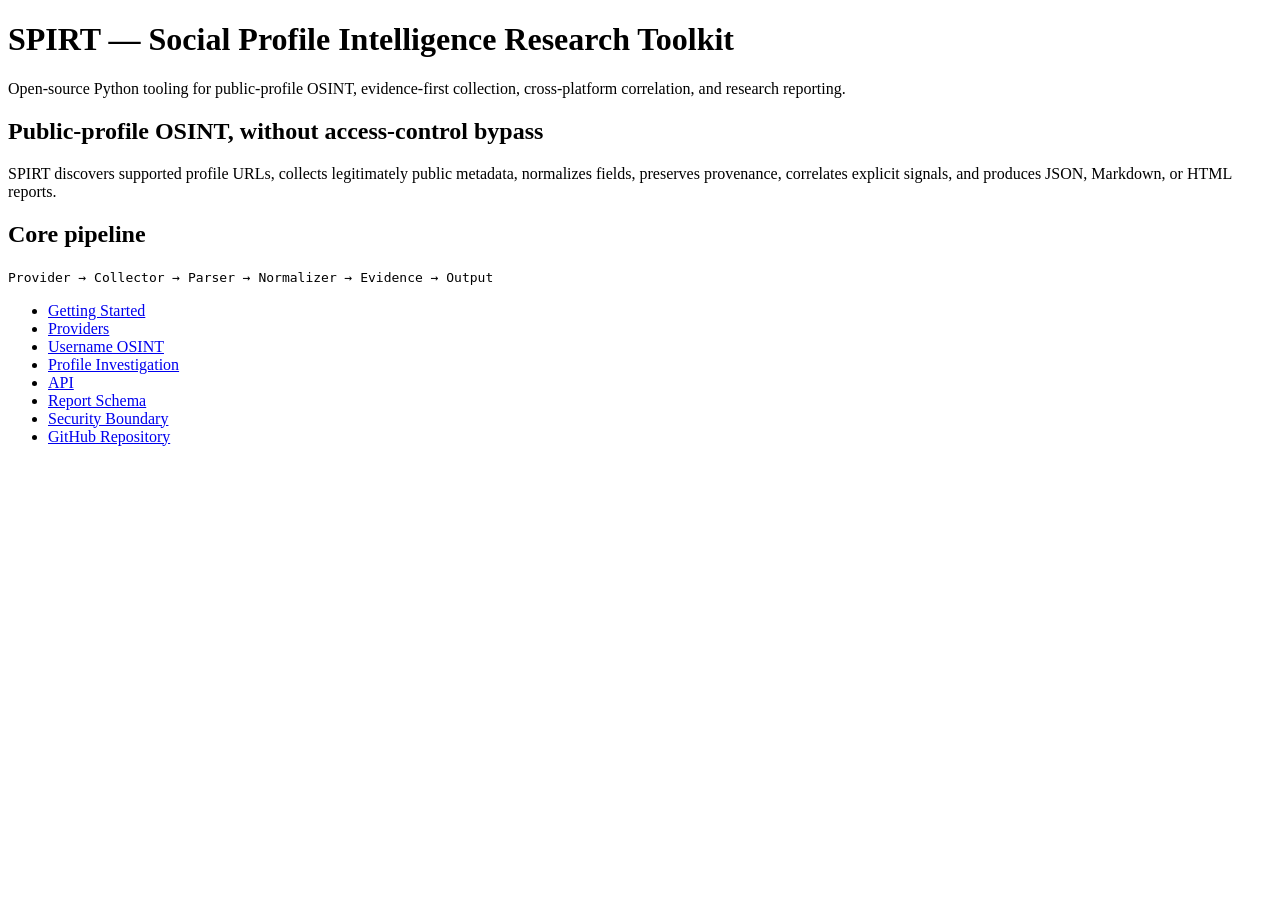
<file: site/index.html>
<!doctype html>
<html lang="en">
<head>
  <meta charset="utf-8">
  <meta name="viewport" content="width=device-width, initial-scale=1">
  <title>SPIRT — Social Profile Intelligence Research Toolkit</title>
  <meta name="description" content="SPIRT is an open-source Python OSINT toolkit for researching genuinely public social-profile information with evidence, correlation, and reporting.">
  <meta name="keywords" content="open source OSINT toolkit, social profile OSINT, public profile OSINT, social media intelligence toolkit, Python OSINT toolkit">
  <link rel="canonical" href="https://farukislamyt.github.io/spirt/">
  <meta property="og:type" content="website">
  <meta property="og:title" content="SPIRT — Social Profile Intelligence Research Toolkit">
  <meta property="og:description" content="Open-source OSINT tooling for public-profile discovery, collection, normalization, evidence, correlation, and reporting.">
  <meta property="og:url" content="https://farukislamyt.github.io/spirt/">
  <meta name="twitter:card" content="summary">
  <meta name="twitter:title" content="SPIRT — Social Profile Intelligence Research Toolkit">
  <meta name="twitter:description" content="Research genuinely public social-profile information with an evidence-first Python toolkit.">
  <script type="application/ld+json">
  {
    "@context": "https://schema.org",
    "@type": "SoftwareApplication",
    "name": "SPIRT — Social Profile Intelligence Research Toolkit",
    "description": "Open-source Python OSINT toolkit for researching genuinely public social-profile information.",
    "applicationCategory": "DeveloperApplication",
    "operatingSystem": "Cross-platform",
    "programmingLanguage": "Python",
    "license": "https://opensource.org/licenses/MIT",
    "codeRepository": "https://github.com/farukislamyt/spirt"
  }
  </script>
</head>
<body>
  <main>
    <h1>SPIRT — Social Profile Intelligence Research Toolkit</h1>
    <p>Open-source Python tooling for public-profile OSINT, evidence-first collection, cross-platform correlation, and research reporting.</p>
    <h2>Public-profile OSINT, without access-control bypass</h2>
    <p>SPIRT discovers supported profile URLs, collects legitimately public metadata, normalizes fields, preserves provenance, correlates explicit signals, and produces JSON, Markdown, or HTML reports.</p>
    <h2>Core pipeline</h2>
    <p><code>Provider → Collector → Parser → Normalizer → Evidence → Output</code></p>
    <nav aria-label="Documentation">
      <ul>
        <li><a href="../docs/getting-started.md">Getting Started</a></li>
        <li><a href="../docs/providers/index.md">Providers</a></li>
        <li><a href="../docs/guides/username-osint.md">Username OSINT</a></li>
        <li><a href="../docs/guides/profile-investigation.md">Profile Investigation</a></li>
        <li><a href="../docs/api.md">API</a></li>
        <li><a href="../docs/report-schema.md">Report Schema</a></li>
        <li><a href="../docs/security/public-data-boundary.md">Security Boundary</a></li>
        <li><a href="https://github.com/farukislamyt/spirt">GitHub Repository</a></li>
      </ul>
    </nav>
  </main>
</body>
</html>
</file>
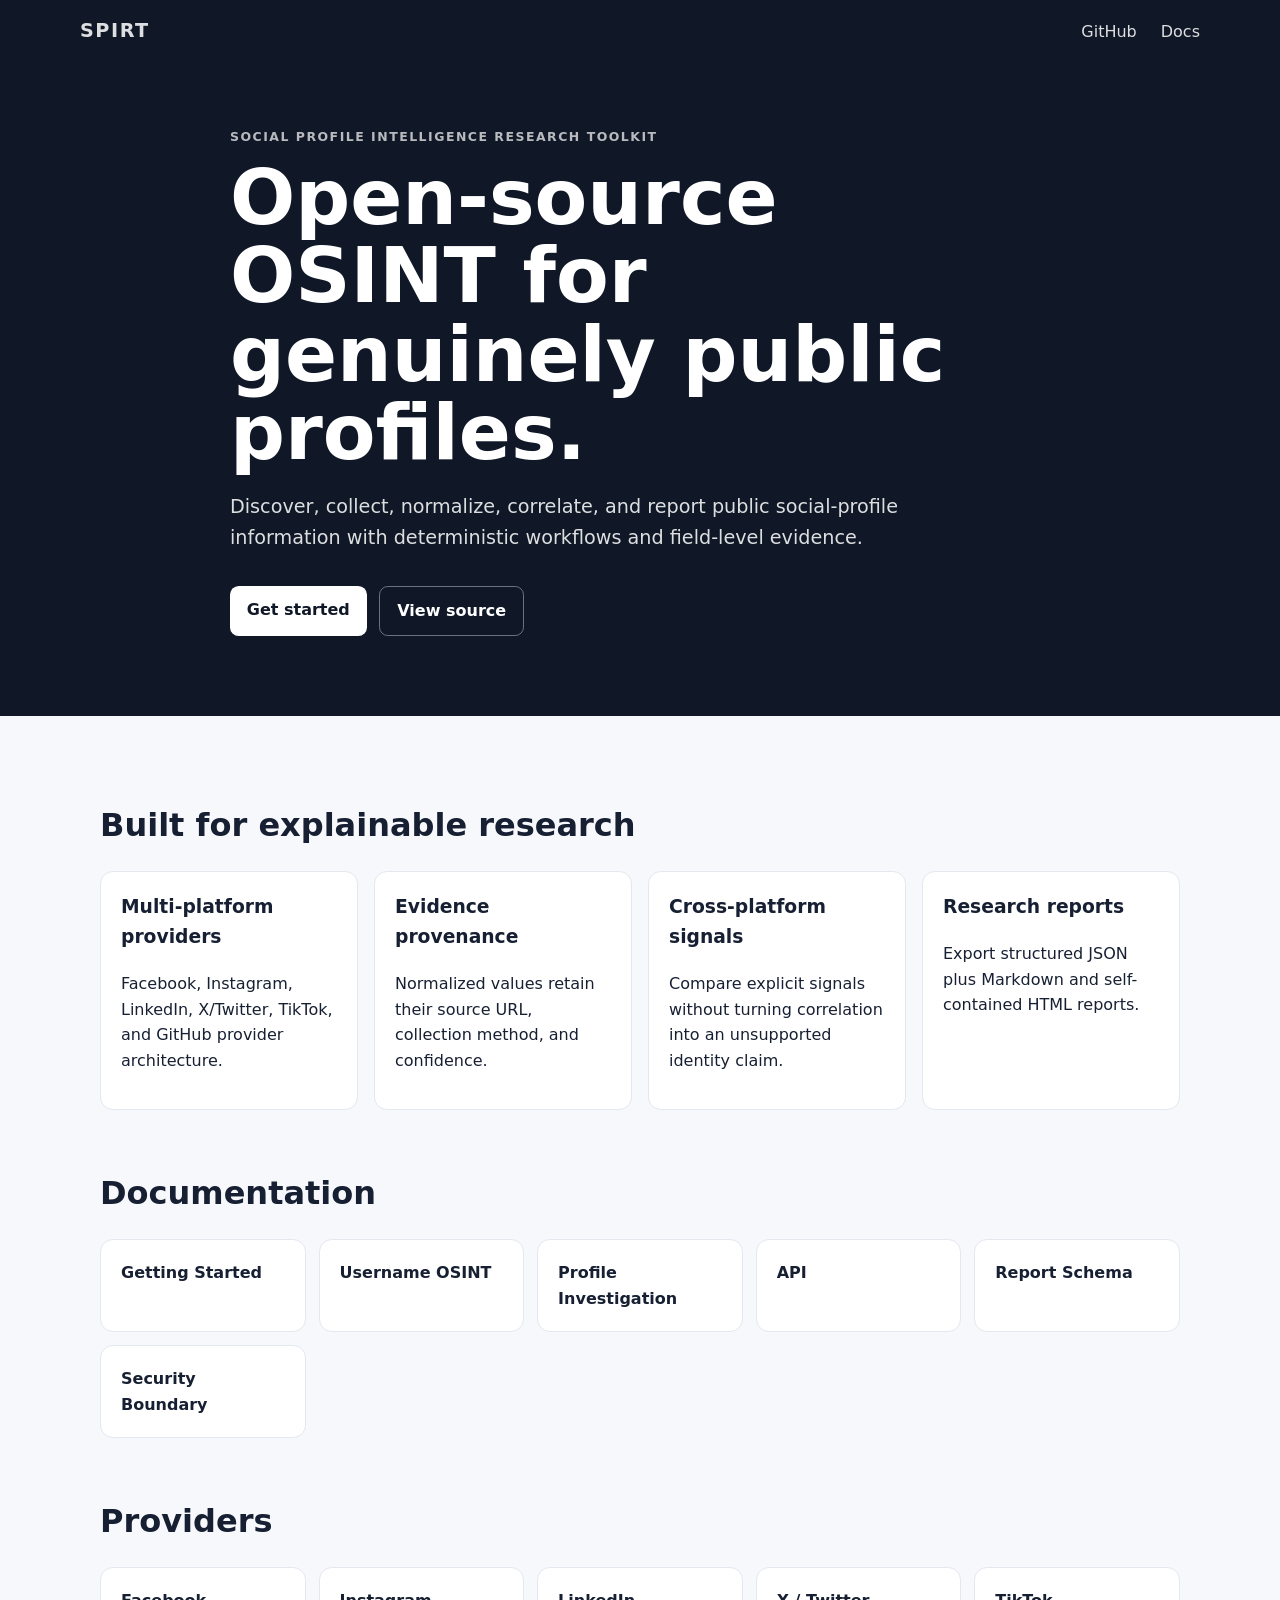
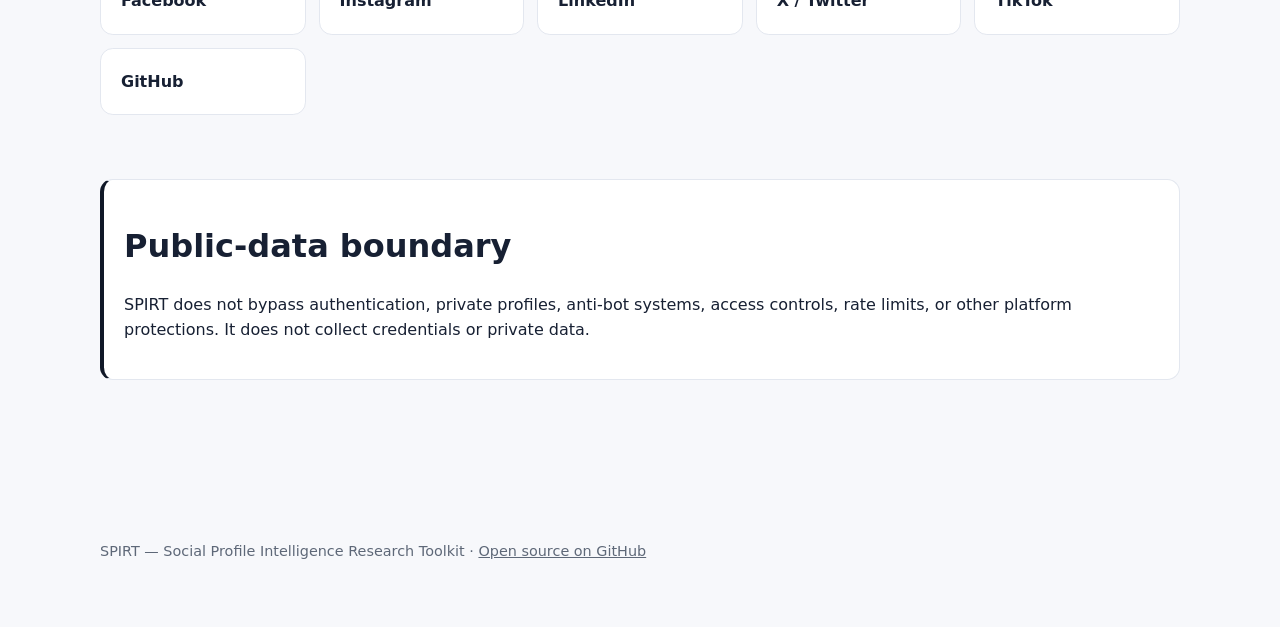
<file: docs/site/index.html>
<!doctype html>
<html lang="en">
<head>
  <meta charset="utf-8">
  <meta name="viewport" content="width=device-width, initial-scale=1">
  <title>SPIRT — Open Source Social Profile OSINT Toolkit</title>
  <meta name="description" content="SPIRT is an open-source Python OSINT toolkit for public social-profile research, evidence provenance, cross-platform correlation, and structured reporting.">
  <meta name="keywords" content="open source OSINT toolkit, social profile OSINT tool, public profile OSINT, social media intelligence toolkit, Python OSINT toolkit, cross platform username OSINT">
  <link rel="canonical" href="https://farukislamyt.github.io/spirt/">
  <meta property="og:type" content="website">
  <meta property="og:title" content="SPIRT — Social Profile Intelligence Research Toolkit">
  <meta property="og:description" content="Open-source Python toolkit for explainable public-profile OSINT research.">
  <meta property="og:url" content="https://farukislamyt.github.io/spirt/">
  <meta property="og:site_name" content="SPIRT">
  <meta name="twitter:card" content="summary">
  <meta name="twitter:title" content="SPIRT — Social Profile Intelligence Research Toolkit">
  <meta name="twitter:description" content="Research genuinely public social-profile information with structured evidence and reports.">
  <link rel="stylesheet" href="styles.css">
  <script type="application/ld+json">
  {
    "@context":"https://schema.org",
    "@type":"SoftwareSourceCode",
    "name":"SPIRT — Social Profile Intelligence Research Toolkit",
    "description":"Open-source Python OSINT toolkit for researching genuinely public social-profile information.",
    "programmingLanguage":"Python",
    "runtimePlatform":"Python 3.11+",
    "license":"https://opensource.org/licenses/MIT",
    "codeRepository":"https://github.com/farukislamyt/spirt",
    "url":"https://farukislamyt.github.io/spirt/"
  }
  </script>
</head>
<body>
<header class="hero">
  <nav><a class="brand" href="./">SPIRT</a><a href="https://github.com/farukislamyt/spirt">GitHub</a><a href="../">Docs</a></nav>
  <div class="hero-copy">
    <p class="eyebrow">SOCIAL PROFILE INTELLIGENCE RESEARCH TOOLKIT</p>
    <h1>Open-source OSINT for genuinely public profiles.</h1>
    <p class="lead">Discover, collect, normalize, correlate, and report public social-profile information with deterministic workflows and field-level evidence.</p>
    <div class="actions"><a class="button" href="../getting-started.md">Get started</a><a class="button secondary" href="https://github.com/farukislamyt/spirt">View source</a></div>
  </div>
</header>
<main>
<section><h2>Built for explainable research</h2><div class="grid">
<article><h3>Multi-platform providers</h3><p>Facebook, Instagram, LinkedIn, X/Twitter, TikTok, and GitHub provider architecture.</p></article>
<article><h3>Evidence provenance</h3><p>Normalized values retain their source URL, collection method, and confidence.</p></article>
<article><h3>Cross-platform signals</h3><p>Compare explicit signals without turning correlation into an unsupported identity claim.</p></article>
<article><h3>Research reports</h3><p>Export structured JSON plus Markdown and self-contained HTML reports.</p></article>
</div></section>
<section><h2>Documentation</h2><div class="links"><a href="../getting-started.md">Getting Started</a><a href="../guides/username-osint.md">Username OSINT</a><a href="../guides/profile-investigation.md">Profile Investigation</a><a href="../api.md">API</a><a href="../report-schema.md">Report Schema</a><a href="../security/public-data-boundary.md">Security Boundary</a></div></section>
<section><h2>Providers</h2><div class="links"><a href="facebook.html">Facebook</a><a href="instagram.html">Instagram</a><a href="linkedin.html">LinkedIn</a><a href="x.html">X / Twitter</a><a href="tiktok.html">TikTok</a><a href="github.html">GitHub</a></div></section>
<section class="notice"><h2>Public-data boundary</h2><p>SPIRT does not bypass authentication, private profiles, anti-bot systems, access controls, rate limits, or other platform protections. It does not collect credentials or private data.</p></section>
</main>
<footer>SPIRT — Social Profile Intelligence Research Toolkit · <a href="https://github.com/farukislamyt/spirt">Open source on GitHub</a></footer>
</body></html>
</file>
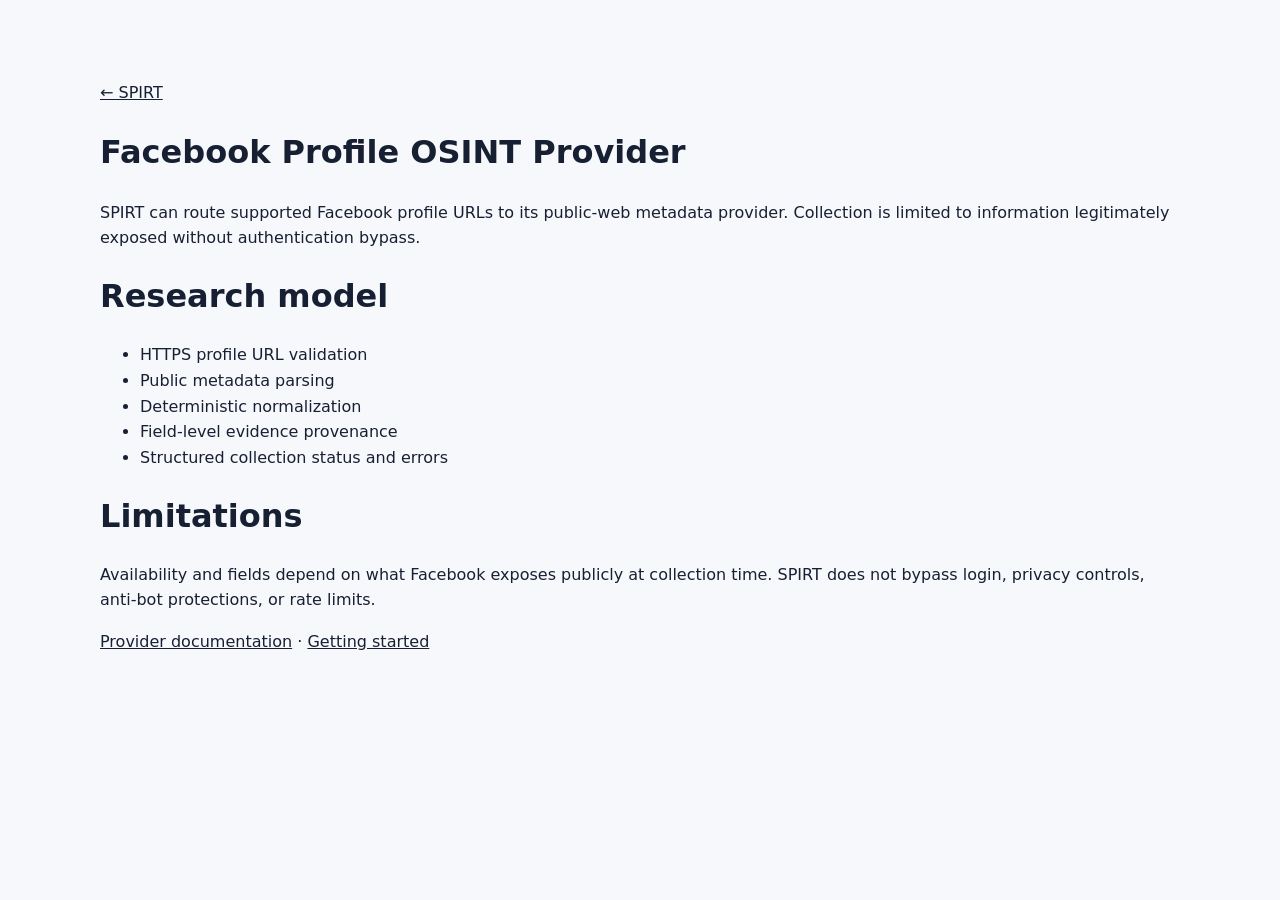
<file: docs/site/facebook.html>
<!doctype html><html lang="en"><head><meta charset="utf-8"><meta name="viewport" content="width=device-width,initial-scale=1"><title>Facebook Profile OSINT Provider | SPIRT</title><meta name="description" content="SPIRT Facebook provider documentation for collecting genuinely public profile metadata with evidence provenance."><link rel="canonical" href="https://farukislamyt.github.io/spirt/facebook.html"><meta property="og:title" content="Facebook Profile OSINT Provider | SPIRT"><meta property="og:description" content="Public-profile Facebook collection in the SPIRT OSINT toolkit."><link rel="stylesheet" href="styles.css"></head><body><main><p><a href="./">← SPIRT</a></p><h1>Facebook Profile OSINT Provider</h1><p>SPIRT can route supported Facebook profile URLs to its public-web metadata provider. Collection is limited to information legitimately exposed without authentication bypass.</p><h2>Research model</h2><ul><li>HTTPS profile URL validation</li><li>Public metadata parsing</li><li>Deterministic normalization</li><li>Field-level evidence provenance</li><li>Structured collection status and errors</li></ul><h2>Limitations</h2><p>Availability and fields depend on what Facebook exposes publicly at collection time. SPIRT does not bypass login, privacy controls, anti-bot protections, or rate limits.</p><p><a href="../providers/facebook.md">Provider documentation</a> · <a href="../getting-started.md">Getting started</a></p></main></body></html>
</file>
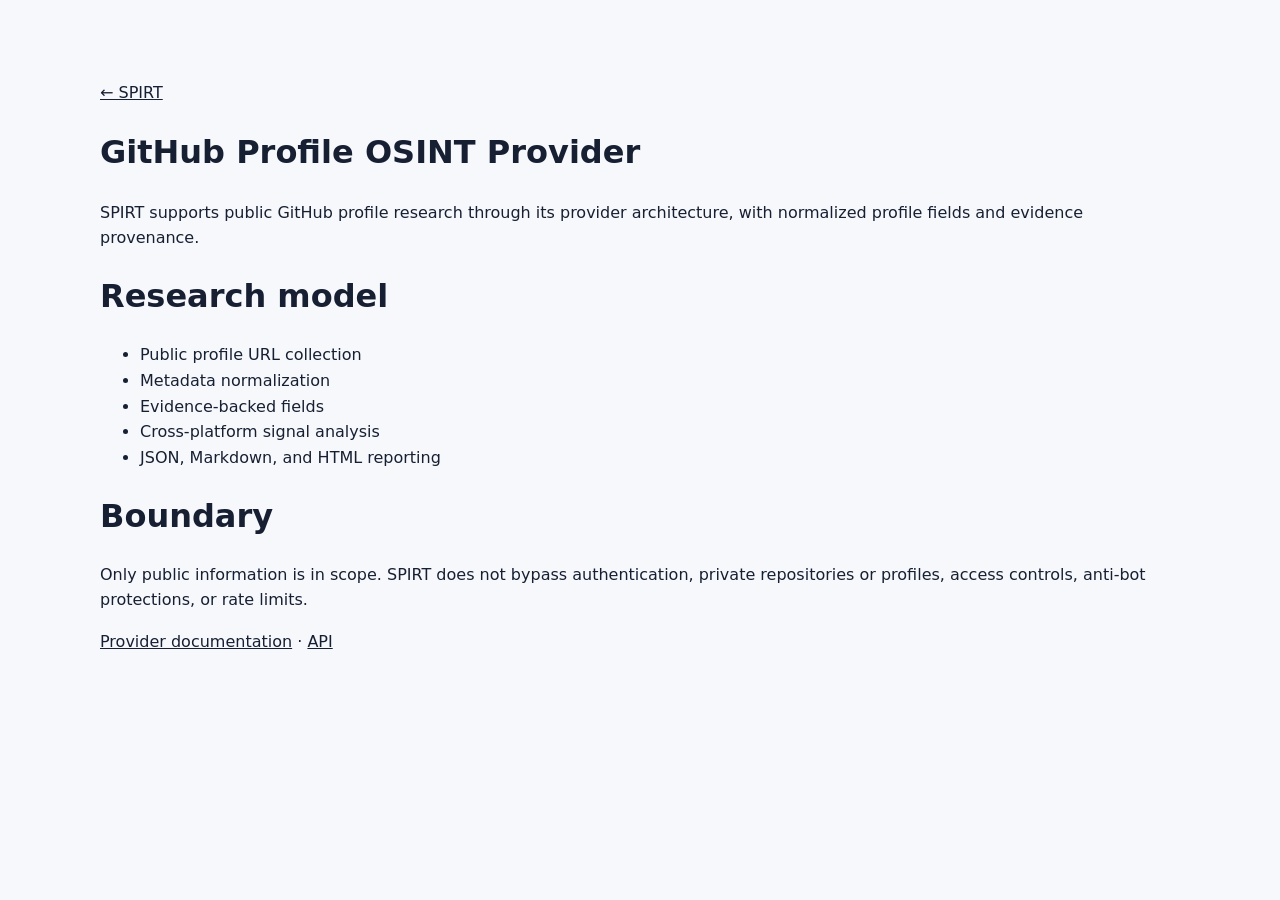
<file: docs/site/github.html>
<!doctype html><html lang="en"><head><meta charset="utf-8"><meta name="viewport" content="width=device-width,initial-scale=1"><title>GitHub Profile OSINT Provider | SPIRT</title><meta name="description" content="SPIRT GitHub provider documentation for public-profile OSINT, metadata collection, and evidence-backed reporting."><link rel="canonical" href="https://farukislamyt.github.io/spirt/github.html"><meta property="og:title" content="GitHub Profile OSINT Provider | SPIRT"><meta property="og:description" content="Public-profile GitHub collection in SPIRT."><link rel="stylesheet" href="styles.css"></head><body><main><p><a href="./">← SPIRT</a></p><h1>GitHub Profile OSINT Provider</h1><p>SPIRT supports public GitHub profile research through its provider architecture, with normalized profile fields and evidence provenance.</p><h2>Research model</h2><ul><li>Public profile URL collection</li><li>Metadata normalization</li><li>Evidence-backed fields</li><li>Cross-platform signal analysis</li><li>JSON, Markdown, and HTML reporting</li></ul><h2>Boundary</h2><p>Only public information is in scope. SPIRT does not bypass authentication, private repositories or profiles, access controls, anti-bot protections, or rate limits.</p><p><a href="../providers/github.md">Provider documentation</a> · <a href="../api.md">API</a></p></main></body></html>
</file>
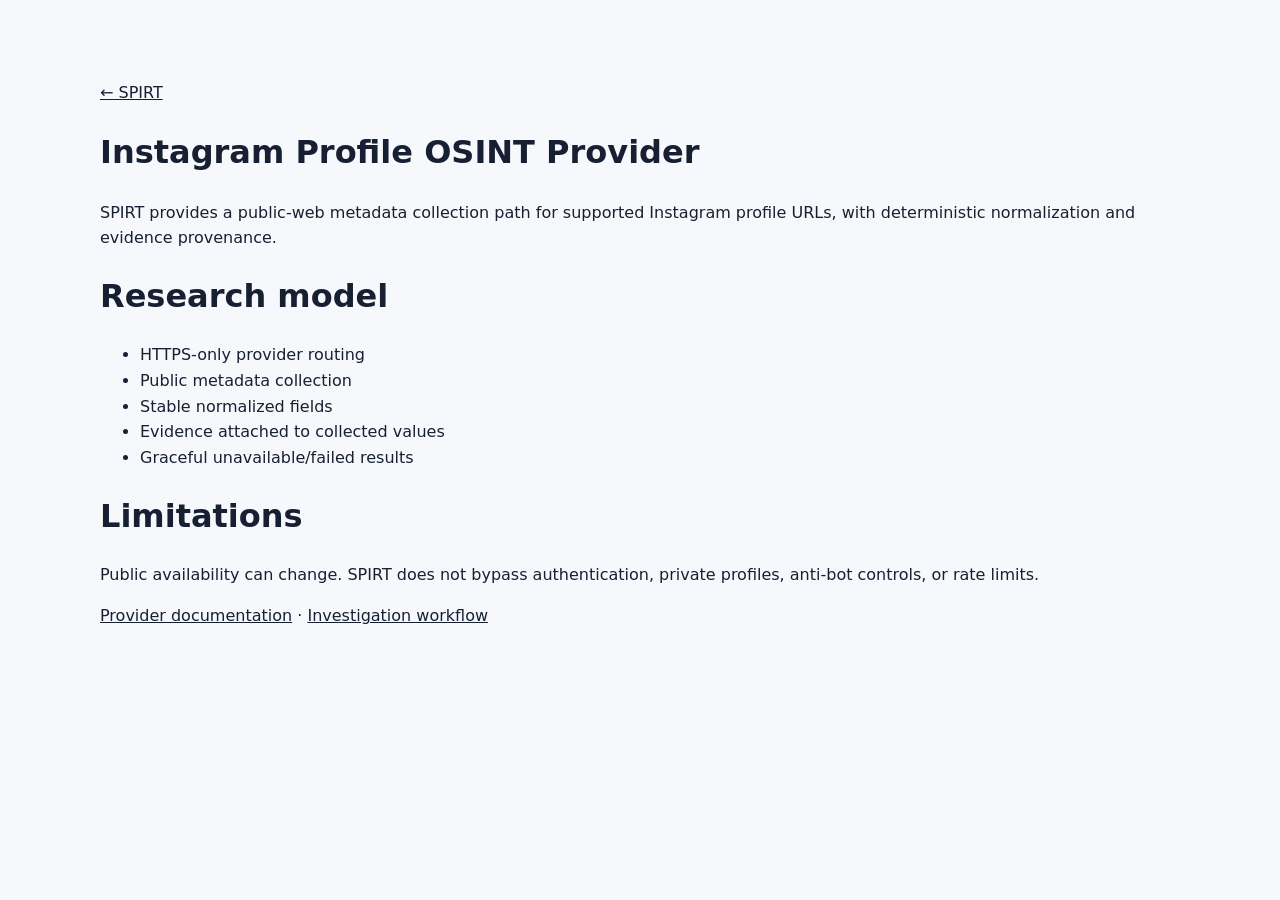
<file: docs/site/instagram.html>
<!doctype html><html lang="en"><head><meta charset="utf-8"><meta name="viewport" content="width=device-width,initial-scale=1"><title>Instagram Profile OSINT Provider | SPIRT</title><meta name="description" content="SPIRT Instagram provider documentation for public-profile OSINT and evidence-based metadata collection."><link rel="canonical" href="https://farukislamyt.github.io/spirt/instagram.html"><meta property="og:title" content="Instagram Profile OSINT Provider | SPIRT"><meta property="og:description" content="Public-profile Instagram collection in the SPIRT OSINT toolkit."><link rel="stylesheet" href="styles.css"></head><body><main><p><a href="./">← SPIRT</a></p><h1>Instagram Profile OSINT Provider</h1><p>SPIRT provides a public-web metadata collection path for supported Instagram profile URLs, with deterministic normalization and evidence provenance.</p><h2>Research model</h2><ul><li>HTTPS-only provider routing</li><li>Public metadata collection</li><li>Stable normalized fields</li><li>Evidence attached to collected values</li><li>Graceful unavailable/failed results</li></ul><h2>Limitations</h2><p>Public availability can change. SPIRT does not bypass authentication, private profiles, anti-bot controls, or rate limits.</p><p><a href="../providers/instagram.md">Provider documentation</a> · <a href="../guides/profile-investigation.md">Investigation workflow</a></p></main></body></html>
</file>
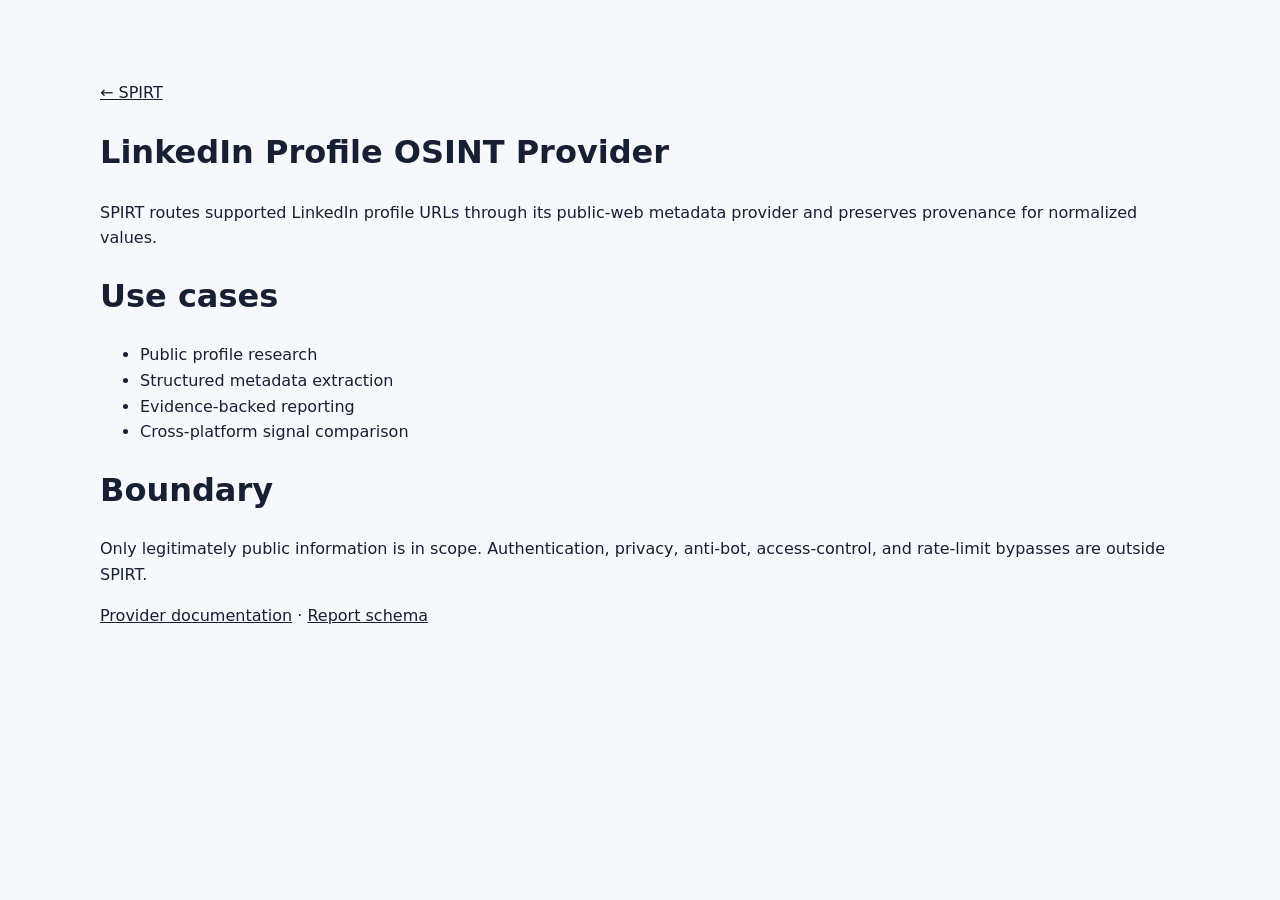
<file: docs/site/linkedin.html>
<!doctype html><html lang="en"><head><meta charset="utf-8"><meta name="viewport" content="width=device-width,initial-scale=1"><title>LinkedIn Profile OSINT Provider | SPIRT</title><meta name="description" content="SPIRT LinkedIn provider documentation for public-profile OSINT collection and evidence provenance."><link rel="canonical" href="https://farukislamyt.github.io/spirt/linkedin.html"><meta property="og:title" content="LinkedIn Profile OSINT Provider | SPIRT"><meta property="og:description" content="Public-profile LinkedIn collection in SPIRT."><link rel="stylesheet" href="styles.css"></head><body><main><p><a href="./">← SPIRT</a></p><h1>LinkedIn Profile OSINT Provider</h1><p>SPIRT routes supported LinkedIn profile URLs through its public-web metadata provider and preserves provenance for normalized values.</p><h2>Use cases</h2><ul><li>Public profile research</li><li>Structured metadata extraction</li><li>Evidence-backed reporting</li><li>Cross-platform signal comparison</li></ul><h2>Boundary</h2><p>Only legitimately public information is in scope. Authentication, privacy, anti-bot, access-control, and rate-limit bypasses are outside SPIRT.</p><p><a href="../providers/linkedin.md">Provider documentation</a> · <a href="../report-schema.md">Report schema</a></p></main></body></html>
</file>
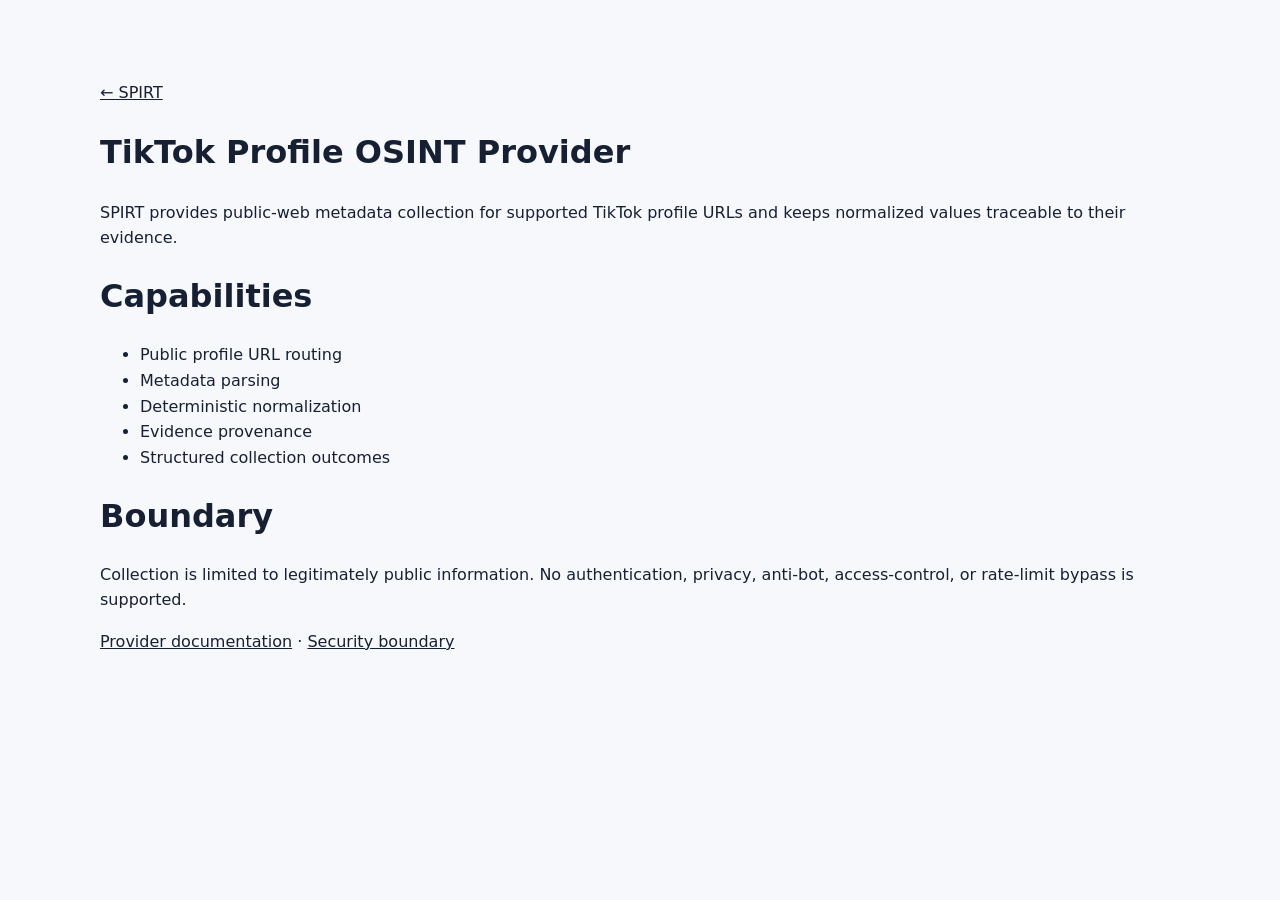
<file: docs/site/tiktok.html>
<!doctype html><html lang="en"><head><meta charset="utf-8"><meta name="viewport" content="width=device-width,initial-scale=1"><title>TikTok Profile OSINT Provider | SPIRT</title><meta name="description" content="SPIRT TikTok provider documentation for public-profile OSINT and structured evidence collection."><link rel="canonical" href="https://farukislamyt.github.io/spirt/tiktok.html"><meta property="og:title" content="TikTok Profile OSINT Provider | SPIRT"><meta property="og:description" content="Public-profile TikTok collection in SPIRT."><link rel="stylesheet" href="styles.css"></head><body><main><p><a href="./">← SPIRT</a></p><h1>TikTok Profile OSINT Provider</h1><p>SPIRT provides public-web metadata collection for supported TikTok profile URLs and keeps normalized values traceable to their evidence.</p><h2>Capabilities</h2><ul><li>Public profile URL routing</li><li>Metadata parsing</li><li>Deterministic normalization</li><li>Evidence provenance</li><li>Structured collection outcomes</li></ul><h2>Boundary</h2><p>Collection is limited to legitimately public information. No authentication, privacy, anti-bot, access-control, or rate-limit bypass is supported.</p><p><a href="../providers/tiktok.md">Provider documentation</a> · <a href="../security/public-data-boundary.md">Security boundary</a></p></main></body></html>
</file>
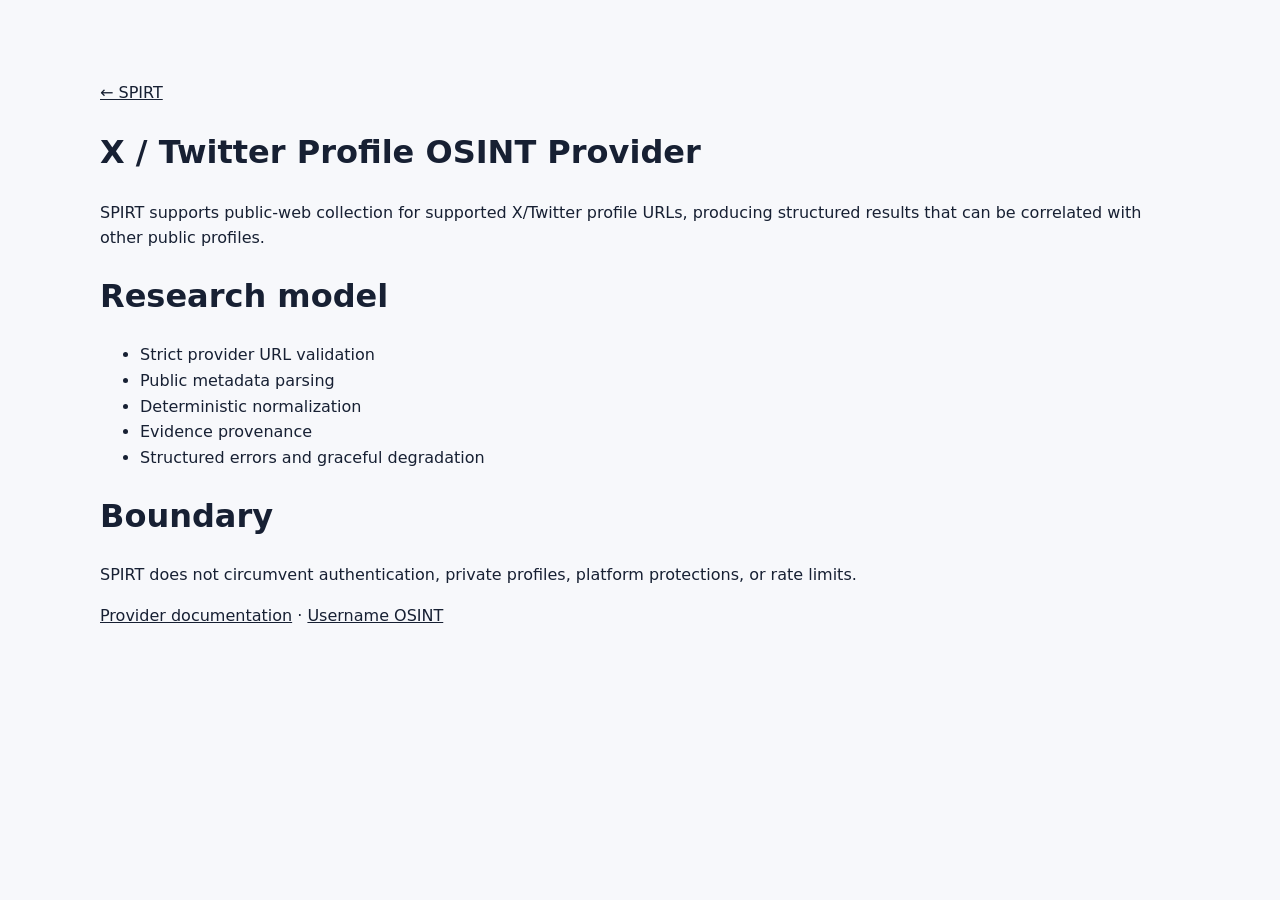
<file: docs/site/x.html>
<!doctype html><html lang="en"><head><meta charset="utf-8"><meta name="viewport" content="width=device-width,initial-scale=1"><title>X Twitter Profile OSINT Provider | SPIRT</title><meta name="description" content="SPIRT X/Twitter provider documentation for public-profile OSINT research."><link rel="canonical" href="https://farukislamyt.github.io/spirt/x.html"><meta property="og:title" content="X Twitter Profile OSINT Provider | SPIRT"><meta property="og:description" content="Public-profile X/Twitter collection in SPIRT."><link rel="stylesheet" href="styles.css"></head><body><main><p><a href="./">← SPIRT</a></p><h1>X / Twitter Profile OSINT Provider</h1><p>SPIRT supports public-web collection for supported X/Twitter profile URLs, producing structured results that can be correlated with other public profiles.</p><h2>Research model</h2><ul><li>Strict provider URL validation</li><li>Public metadata parsing</li><li>Deterministic normalization</li><li>Evidence provenance</li><li>Structured errors and graceful degradation</li></ul><h2>Boundary</h2><p>SPIRT does not circumvent authentication, private profiles, platform protections, or rate limits.</p><p><a href="../providers/x.md">Provider documentation</a> · <a href="../guides/username-osint.md">Username OSINT</a></p></main></body></html>
</file>
<file: docs/site/styles.css>
:root{font-family:Inter,ui-sans-serif,system-ui,-apple-system,BlinkMacSystemFont,"Segoe UI",sans-serif;color:#172033;background:#f7f8fb;line-height:1.6}*{box-sizing:border-box}body{margin:0}a{color:inherit}.hero{background:#101827;color:#fff;padding:1rem max(1.25rem,calc((100% - 1120px)/2)) 5rem}nav{display:flex;gap:1.5rem;align-items:center;max-width:1120px;margin:auto}nav a{opacity:.86;text-decoration:none}.brand{font-weight:800;font-size:1.2rem;margin-right:auto;letter-spacing:.08em}.hero-copy{max-width:820px;margin:5rem auto 0}.eyebrow{font-size:.78rem;letter-spacing:.12em;font-weight:700;opacity:.7}.hero h1{font-size:clamp(2.4rem,6vw,4.8rem);line-height:1.02;margin:.5rem 0 1.25rem}.lead{font-size:1.2rem;max-width:700px;opacity:.86}.actions{display:flex;gap:.8rem;flex-wrap:wrap;margin-top:2rem}.button{display:inline-block;background:#fff;color:#101827;padding:.7rem 1.05rem;border-radius:.55rem;text-decoration:none;font-weight:700}.button.secondary{background:transparent;color:#fff;border:1px solid #687386}main{max-width:1120px;margin:auto;padding:4rem 1.25rem}section{margin-bottom:4rem}h2{font-size:2rem;line-height:1.2}.grid{display:grid;grid-template-columns:repeat(auto-fit,minmax(220px,1fr));gap:1rem}.grid article,.links a,.notice{background:#fff;border:1px solid #e3e7ef;border-radius:.8rem;padding:1.25rem}.grid h3{margin-top:0}.links{display:grid;grid-template-columns:repeat(auto-fit,minmax(190px,1fr));gap:.8rem}.links a{text-decoration:none;font-weight:700}.notice{border-left:4px solid #101827}footer{max-width:1120px;margin:auto;padding:2rem 1.25rem 4rem;color:#5e6878;font-size:.9rem}@media(max-width:640px){.hero-copy{margin-top:3.5rem}nav{gap:1rem}.hero{padding-bottom:3.5rem}}
</file>
